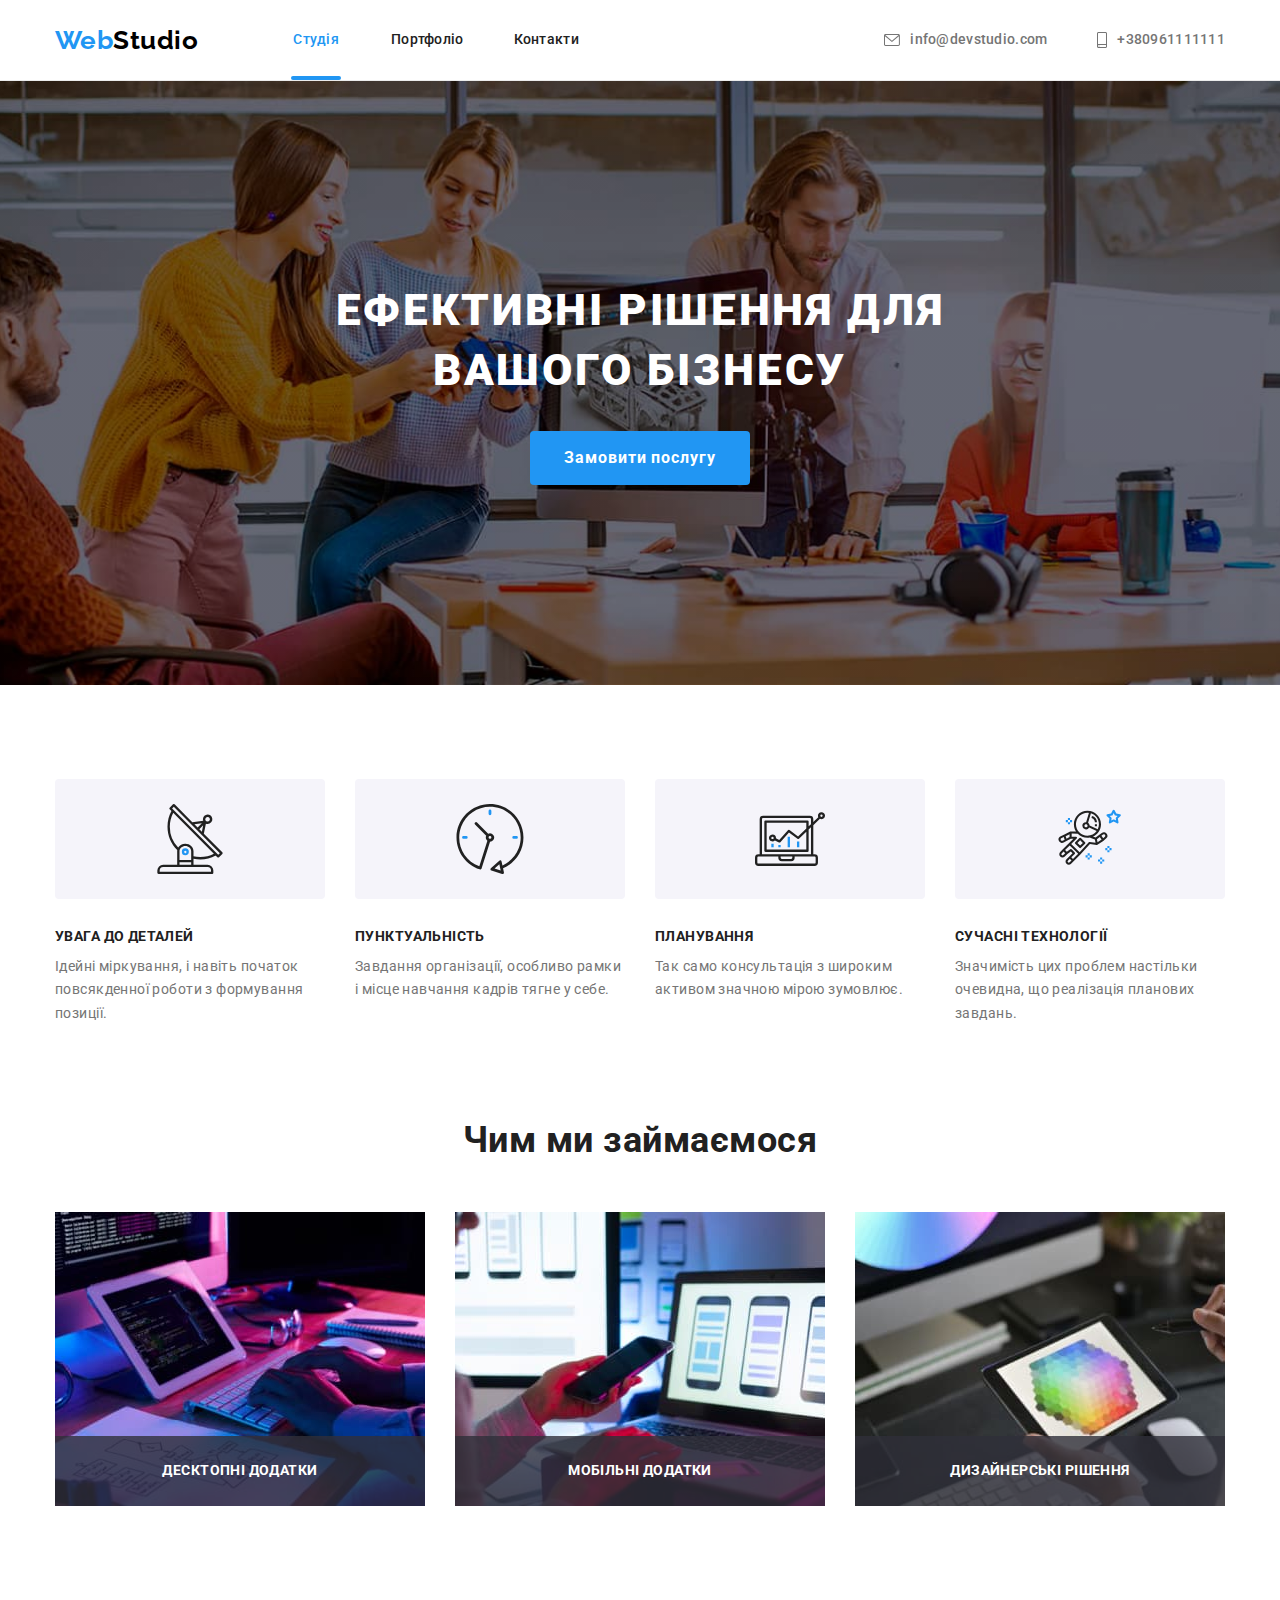
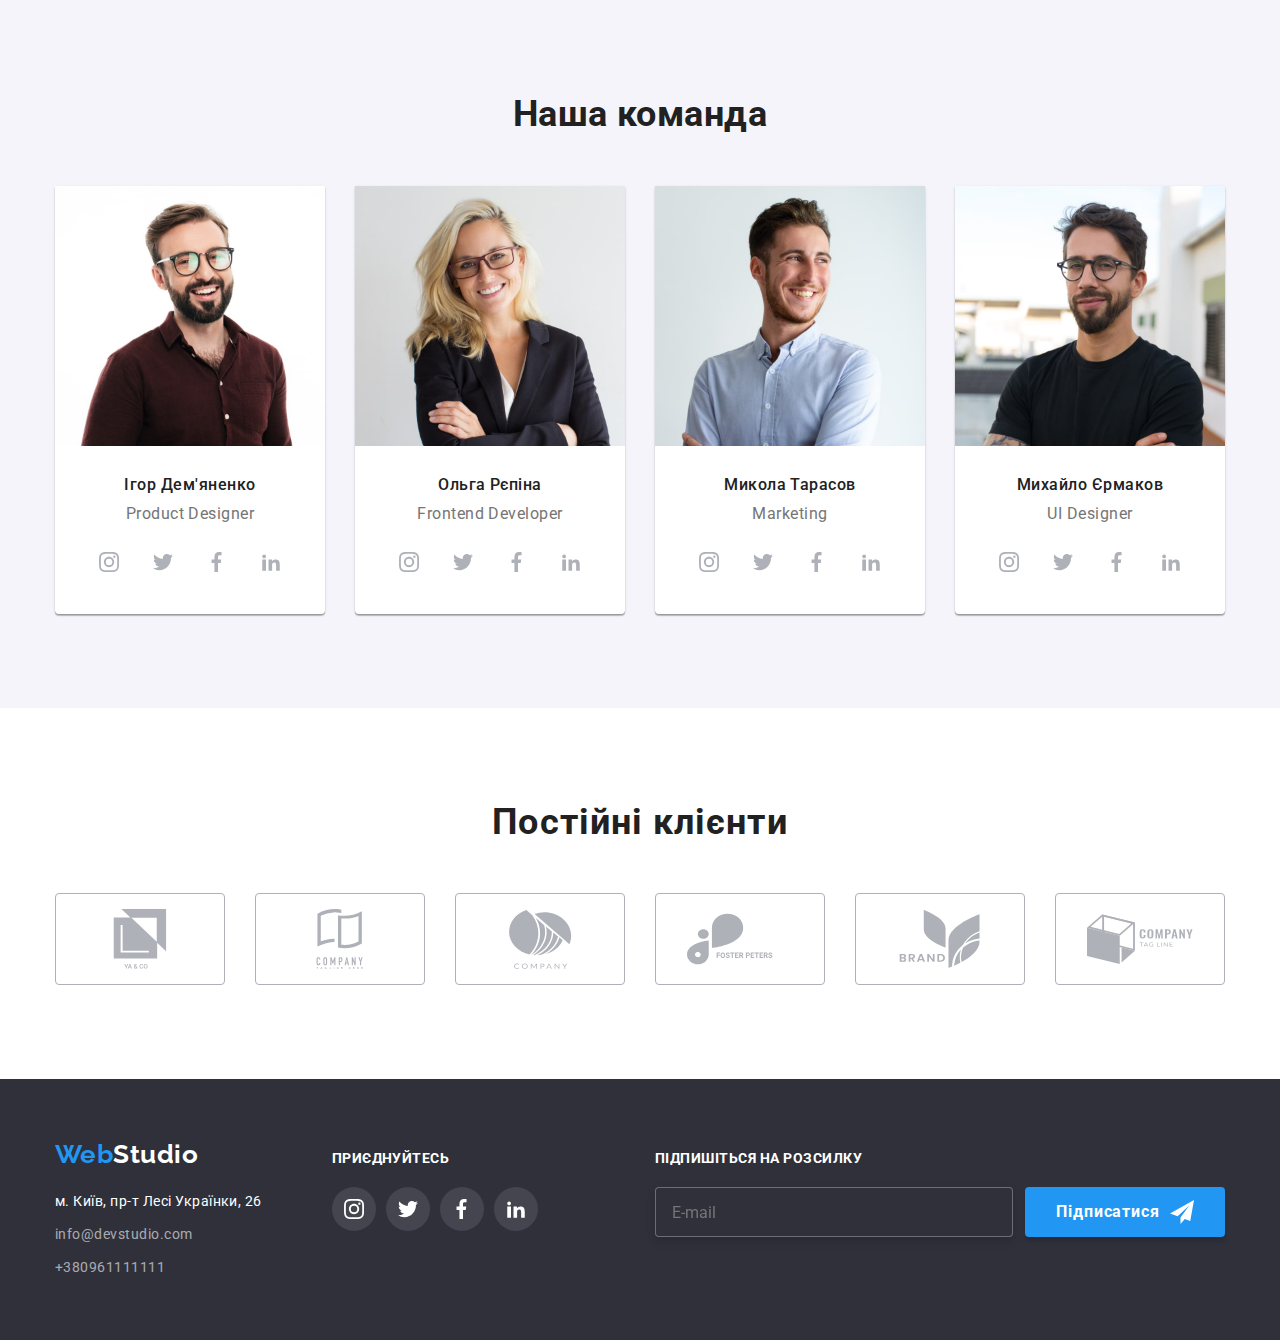
<file: index.html>
<!DOCTYPE html>
<html lang="uk">

<head>
    <meta charset="UTF-8">
    <meta http-equiv="X-UA-Compatible" content="IE=edge">
    <meta name="viewport" content="width=device-width, initial-scale=1.0">
    <title>WebStudio</title>
    <link rel="preconnect" href="https://fonts.googleapis.com">
    <link rel="preconnect" href="https://fonts.gstatic.com" crossorigin>
    <link 
    href="https://fonts.googleapis.com/css2?family=Montserrat:wght@100;400;700&amp;family=Raleway:wght@700&amp;family=Roboto:wght@400;500;700;900&amp;display=swap"
        rel="stylesheet">
    <link rel="stylesheet" href="https://cdnjs.cloudflare.com/ajax/libs/modern-normalize/1.1.0/modern-normalize.min.css" />
    <link href="https://unpkg.com/aos@2.3.1/dist/aos.css" rel="stylesheet">
    <link rel="stylesheet" href="./css/main.min.css" />

</head>
<body>
    <header class="header">
        <div class="conteiner header__conteiner">
            <a href="./index.html" class="logo header__logo link">Web<span class="logo__word">Studio</span></a>
                <ul class="navigation__list list">
                    <li class="navigation__item">
                        <a href="" class="navigation__link link curent "><span class="studia-title">Студія</span></a>
                    </li>
                    <li class="navigation__item">
                        <a href="./portfolio.html" class="navigation__link link ">Портфоліо</a>
                    </li>
                    <li class="navigation__item">
                        <a href="" class="navigation__link link ">Контакти</a>
                    </li>
                </ul>
                <ul class="contacts list">
               <li><a href="mailto:info@devstudio.com" class="contact__mail link"><svg class="contact__mail-logo" width="16"
                            height="12">
                            <use href="./img/symbol-defs.svg#icon-mail"></use>
                        </svg>info@devstudio.com</a></li>
                <li><a href="tel+380961111111" class="contact__tell link"><svg class="contact__tell-logo" width="10" height="16">
                            <use href="./img/symbol-defs.svg#icon-smartphone"></use>
                        </svg>+380961111111</a></li>
            </ul>
        </div>
    </header>
    <main class="hero">
        <section class="hero-general">
            <div class="feedback conteiner">
                <h1 class="feedback__title">Ефективні рішення для вашого бізнесу</h1>
                <button type="button" class="feedback__button" data-modal-open>Замовити послугу</button>
            </div>
        </section>
        <section class="information">
            <div class="conteiner ">
                <ul class="benefits list">
                    <li class="benefits__slide">
                        <div class="benefits__text"><svg class="benefits__icon" width="70" height="70">
                                <use href="./img/symbol-defs.svg#icon-antenna"></use>
                            </svg></div>
                        <h3 class="benefits__title">Увага до деталей</h3>
                        <p class="benefits__information-text">Ідейні міркування, і навіть початок повсякденної роботи з формування позиції.</p>
                    </li>
                    <li class="benefits__slide">
                        <div class="benefits__text"><svg class="benefits__icon" width="70" height="70">
                                <use href="./img/symbol-defs.svg#icon-clock"></use>
                            </svg></div>

                        <h3 class="benefits__title">Пунктуальність</h3>
                        <p class="benefits__information-text">Завдання організації, особливо рамки і місце навчання кадрів тягне у себе.</p>
                    </li>
                    <li class="benefits__slide">
                        <div class="benefits__text"><svg class="benefits__icon" width="70" height="70">
                                <use href="./img/symbol-defs.svg#icon-diagram"></use>
                            </svg></div>
                        <h3 class="benefits__title">Планування</h3>
                        <p class="benefits__information-text">Так само консультація з широким активом значною мірою зумовлює.</p>
                    </li>
                    <li class="benefits__slide">
                        <div class="benefits__text"><svg class="benefits__icon" width="70" height="70">
                                <use href="./img/symbol-defs.svg#icon-astronaut"></use>
                            </svg></div>
                        <h3 class="benefits__title">Сучасні технології</h3>
                        <p class="benefits__information-text">Значимість цих проблем настільки очевидна, що реалізація планових завдань.</p>
                    </li>
                </ul>
            </div>
        </section>
        <section class="work">
            <div class="direction conteiner">
                <h2 class="direction__title">Чим ми займаємося</h2>
                <ul class="direction__list list">
                    <li class="direction__foto"><div><img src="./img/img1.jpg" width="370" height="294" alt="клавіатура"><p class="direction__pre-title">Десктопні додатки</p></div></li>
                    <li class="direction__foto"><div><img src="./img/img2.jpg" width="370" height="294"
                            alt="ноутбук"><p class="direction__pre-title">Мобільні додатки</p></div></li>
                    <li class="direction__foto"><div><img src="./img/img3.jpg" width="370" height="294" alt="планшет"><p class="direction__pre-title">Дизайнерські рішення</p></div></li>
                </ul>
            </div>

        </section>
        <section class="our__team">
            <div class="conteiner">
                <h2 class="our__team-title">Наша команда</h2>
                <ul class="team list">
                    <li class="team__background"><img src="./img/igor.jpg" width="270" height="260" alt="фото продуктового дизайнера"
                            class="team__img">
                        <div class="team__list-information">
                            <h3 class="team__name">Ігор Дем'яненко</h3>
                            <p class="team__profesion">Product Designer</p>
                            <ul class="team__soc list">
                                <li><a href="" class="team__icon-link"><svg class="team__soc-logo"
                                            width="20" height="20">
                                            <use href="./img/symbol-defs.svg#icon-instagram"></use>
                                        </svg></a></li>
                                <li><a href="" class="team__icon-link"><svg class="team__soc-logo"
                                            width="20" height="20">
                                            <use href="./img/symbol-defs.svg#icon-twitter"></use>
                                        </svg></a></li>
                                <li><a href="" class="team__icon-link"><svg class="team__soc-logo"
                                            width="20" height="20">
                                            <use href="./img/symbol-defs.svg#icon-facebook"></use>
                                        </svg></a></li>
                                <li><a href="" class="team__icon-link"><svg class="team__soc-logo"
                                            width="20" height="20">
                                            <use href="./img/symbol-defs.svg#icon-linkedin"></use>
                                        </svg></a></li>
                            </ul>
                        </div>
                    </li>
                    <li class="team__background"><img src="./img/olga.jpg" width="270" height="260" alt="фото фронтенд рорзробника"
                            class="team__img">
                        <div class="team__list-information">
                            <h3 class="team__name">Ольга Рєпіна</h3>
                            <p class="team__profesion">Frontend Developer</p>
                            <ul class="team__soc list">
                                <li><a href="" class="team__icon-link"><svg class="team__soc-logo"
                                            width="20" height="20">
                                            <use href="./img/symbol-defs.svg#icon-instagram"></use>
                                        </svg></a></li>
                                <li><a href="" class="team__icon-link"><svg class="team__soc-logo"
                                            width="20" height="20">
                                            <use href="./img/symbol-defs.svg#icon-twitter"></use>
                                        </svg></a></li>
                                <li><a href="" class="team__icon-link"><svg class="team__soc-logo"
                                            width="20" height="20">
                                            <use href="./img/symbol-defs.svg#icon-facebook"></use>
                                        </svg></a></li>
                                <li><a href="" class="team__icon-link"><svg class="team__soc-logo"
                                            width="20" height="20">
                                            <use href="./img/symbol-defs.svg#icon-linkedin"></use>
                                        </svg></a></li>
                            </ul>
                        </div>
                    </li>
                    <li class="team__background"><img src="./img/nikolay.jpg" width="270" height="260" alt="фото маркетолога"
                            class="team__img">
                        <div class="team__list-information">
                            <h3 class="team__name">Микола Тарасов</h3>
                            <p class="team__profesion">Marketing</p>
                            <ul class="team__soc list">
                                <li><a href="" class="team__icon-link"><svg class="team__soc-logo"
                                            width="20" height="20">
                                            <use href="./img/symbol-defs.svg#icon-instagram"></use>
                                        </svg></a></li>
                                <li><a href="" class="team__icon-link"><svg class="team__soc-logo"
                                            width="20" height="20">
                                            <use href="./img/symbol-defs.svg#icon-twitter"></use>
                                        </svg></a></li>
                                <li><a href="" class="team__icon-link"><svg class="team__soc-logo"
                                            width="20" height="20">
                                            <use href="./img/symbol-defs.svg#icon-facebook"></use>
                                        </svg></a></li>
                                <li><a href="" class="team__icon-link"><svg class="team__soc-logo"
                                            width="20" height="20">
                                            <use href="./img/symbol-defs.svg#icon-linkedin"></use>
                                        </svg></a></li>
                            </ul>
                        </div>
                    </li>
                    <li class="team__background"><img src="./img/myhaylo.jpg" width="270" height="260" alt="фото дизайнера інтерфейса"
                            class="team__img">
                        <div class="team__list-information">
                            <h3 class="team__name">Михайло Єрмаков</h3>
                            <p class="team__profesion">UI Designer</p>
                            <ul class="team__soc list">
                                <li><a href="" class="team__icon-link"><svg class="team__soc-logo"
                                            width="20" height="20">
                                            <use href="./img/symbol-defs.svg#icon-instagram"></use>
                                        </svg></a></li>
                                <li><a href="" class="team__icon-link"><svg class="team__soc-logo"
                                            width="20" height="20">
                                            <use href="./img/symbol-defs.svg#icon-twitter"></use>
                                        </svg></a></li>
                                <li><a href="" class="team__icon-link"><svg class="team__soc-logo"
                                            width="20" height="20">
                                            <use href="./img/symbol-defs.svg#icon-facebook"></use>
                                        </svg></a></li>
                                <li><a href="" class="team__icon-link"><svg class="team__soc-logo"
                                            width="20" height="20">
                                            <use href="./img/symbol-defs.svg#icon-linkedin"></use>
                                        </svg></a></li>
                            </ul>
                        </div>
                    </li>
                </ul>
            </div>
        </section>
        <section class="clientage-section">
            <div class="conteiner">
                <h2 class="clientage-header"> Постійні клієнти</h2>
                <ul class="clientage list">
                    <li class="clientage-li"><a href="" class="clientage-li-link"><svg class="clientage-icon"
                                width="106" height="60">
                                <use href="./img/symbol-defs.svg#icon-group"></use>
                            </svg></a></li>
                    <li class="clientage-li"><a href="" class="clientage-li-link"><svg class="clientage-icon"
                                width="106" height="60">
                                <use href="./img/symbol-defs.svg#icon-group2"></use>
                            </svg></a></li>
                    <li class="clientage-li"><a href="" class="clientage-li-link"><svg class="clientage-icon"
                                width="106" height="60">
                                <use href="./img/symbol-defs.svg#icon-group3"></use>
                            </svg></a></li>
                    <li class="clientage-li"><a href="" class="clientage-li-link"><svg class="clientage-icon"
                                width="106" height="60">
                                <use href="./img/symbol-defs.svg#icon-group4"></use>
                            </svg></a></li>
                    <li class="clientage-li"><a href="" class="clientage-li-link"><svg class="clientage-icon"
                                width="106" height="60">
                                <use href="./img/symbol-defs.svg#icon-group5"></use>
                            </svg></a></li>
                    <li class="clientage-li"><a href="" class="clientage-li-link"><svg class="clientage-icon"
                                width="106" height="60">
                                <use href="./img/symbol-defs.svg#icon-group6"></use>
                            </svg></a></li>
                </ul>
            </div>
        </section>
    </main>
    <footer class="footer">
        <div class="conteiner">
            <div>
                <a href="WebStudio" class="logo footer__logo link">Web<span class="footer-word">Studio</span></a>
                <address class="address link">
                    <ul class="footer-list list">
                        <li class="adress-li"> <a
                                href="https://www.google.com/maps/place/%D0%B1%D1%83%D0%BB.+%D0%9B%D0%B5%D1%81%D0%B8+%D0%A3%D0%BA%D1%80%D0%B0%D0%B8%D0%BD%D0%BA%D0%B8,+26,+%D0%9A%D0%B8%D0%B5%D0%B2,+02000/@50.4265807,30.5383858,17z/data=!3m1!4b1!4m5!3m4!1s0x40d4cf0e033ecbe9:0x57a4dffefec77da0!8m2!3d50.4265807!4d30.5383858?hl=ru"
                                class="footer-address link">
                                м. Київ, пр-т Лесі Українки, 26
                            </a>
                        </li>
                        <li class="footer-li"><a href="mailto:info@devstudio.com"
                                class="footer-mail link">info@devstudio.com</a></li>
                        <li><a href="tel+380961111111" class="footer-tell link ">+380961111111</a></li>
                    </ul>
                </address>
            </div>
            <div class="footer-icon list">
                <h3 class="footer-h list">приєднуйтесь</h3>
                <ul class="footer-icon-ul list">
                    <li class="team-icon-li"><a href="" class="footer-icon-link"><svg class="footer-icon-co" width="20" height="20">
                                <use href="./img/symbol-defs.svg#icon-instagram"></use>
                            </svg></a></li>
                    <li class="team-icon-li"><a href="" class="footer-icon-link"><svg class="footer-icon-co" width="20" height="20">
                                <use href="./img/symbol-defs.svg#icon-twitter"></use>
                            </svg></a></li>
                    <li class="team-icon-li"><a href="" class="footer-icon-link"><svg class="footer-icon-co" width="20" height="20">
                                <use href="./img/symbol-defs.svg#icon-facebook"></use>
                            </svg></a></li>
                    <li class="team-icon-li"><a href="" class="footer-icon-link"><svg class="footer-icon-co" width="20" height="20">
                                <use href="./img/symbol-defs.svg#icon-linkedin"></use>
                            </svg></a></li>
                </ul>
            </div>
            <div class="mailing">
                <p class="mailing-text">Підпишіться на розсилку</p>
                <form class="mailing-form">
                        <input type="text" class="mailing-input" name="user-name" placeholder="E-mail" required>
                    <button type="submit" class="mailing-buttom"><span class="mailing-buttom-text">Підписатися</span>
                            <svg class="mailing-icon" width="24" height="24">
                                <use href="./img/symbol-defs.svg#icon-mailing"></use>
                            </svg></button>
                </form>
            </div>
        </div>
    </footer>
    <div class="backdrop is-hidden" data-modal >
        <div class="modal">
            <button type="button" class="modal-battom" data-modal-close><svg class="modal-icon" width="11" height="11">
                <use href="./img/symbol-defs.svg#icon-close"></use>
            </svg></button>
            <p class="modal-title">Залиште свої дані, ми вам передзвонимо</p>
            <form class="modal-form">
                <div class="input-div"><label><span class="label-text">Ім'я</span>
                        <span class="input-wrap"><input type="text" class="form-input" name="user-name" required>
                            <svg class="input-icon" width="18" height="18">
                                <use href="./img/symbol-defs.svg#icon-personinput"></use>
                            </svg>
                        </span>
                    </label></div>
                <div class="input-div"><label><span class="label-text">Телефон</span>
                        <span class="input-wrap"><input type="text" class="form-input" name="tel" required>
                            <svg class="input-icon" width="18" height="18">
                                <use href="./img/symbol-defs.svg#icon-phoneinput"></use>
                            </svg>
                        </span>
                    </label></div>
                <div class="input-div"><label><span class="label-text">Пошта</span>
                        <span class="input-wrap"><input type="text" class="form-input" name="mail" required>
                            <svg class="input-icon" width="18" height="18">
                                <use href="./img/symbol-defs.svg#icon-emailinput"></use>
                            </svg>
                        </span>
                    </label></div>
                <div class="input-div">
                    <label for="user-comment" class="label-text">Коментар</label>
                    <textarea name="user-comment" id="user-comment" placeholder="Введіть текст" class="modal-text"></textarea>
                </div>
                <div class="input-div">
                    <input type="checkbox" name="user-click" value="true" class="input-check subtext-div-checkbox" id="checkbox">
                    <label for="checkbox" class="check-text"><span><svg class="check-icon" width="11" height="8">
                        <use href="./img/symbol-defs.svg#icon-click"></use>
                    </svg></span>Погоджуюся з розсилкою та приймаю<a class="check-text-check">Умови договору</a></label>
                </div>
                <button type="submit" class="input-buttom"><span class="input-buttom-span">Відправити</span></button>
            </form>
        </div>
    </div>
    <script src="https://unpkg.com/aos@2.3.1/dist/aos.js"></script>
    <script>
        AOS.init();
    </script>
    <script src="./js/modal.js"></script>
</body>

</html>
</file>
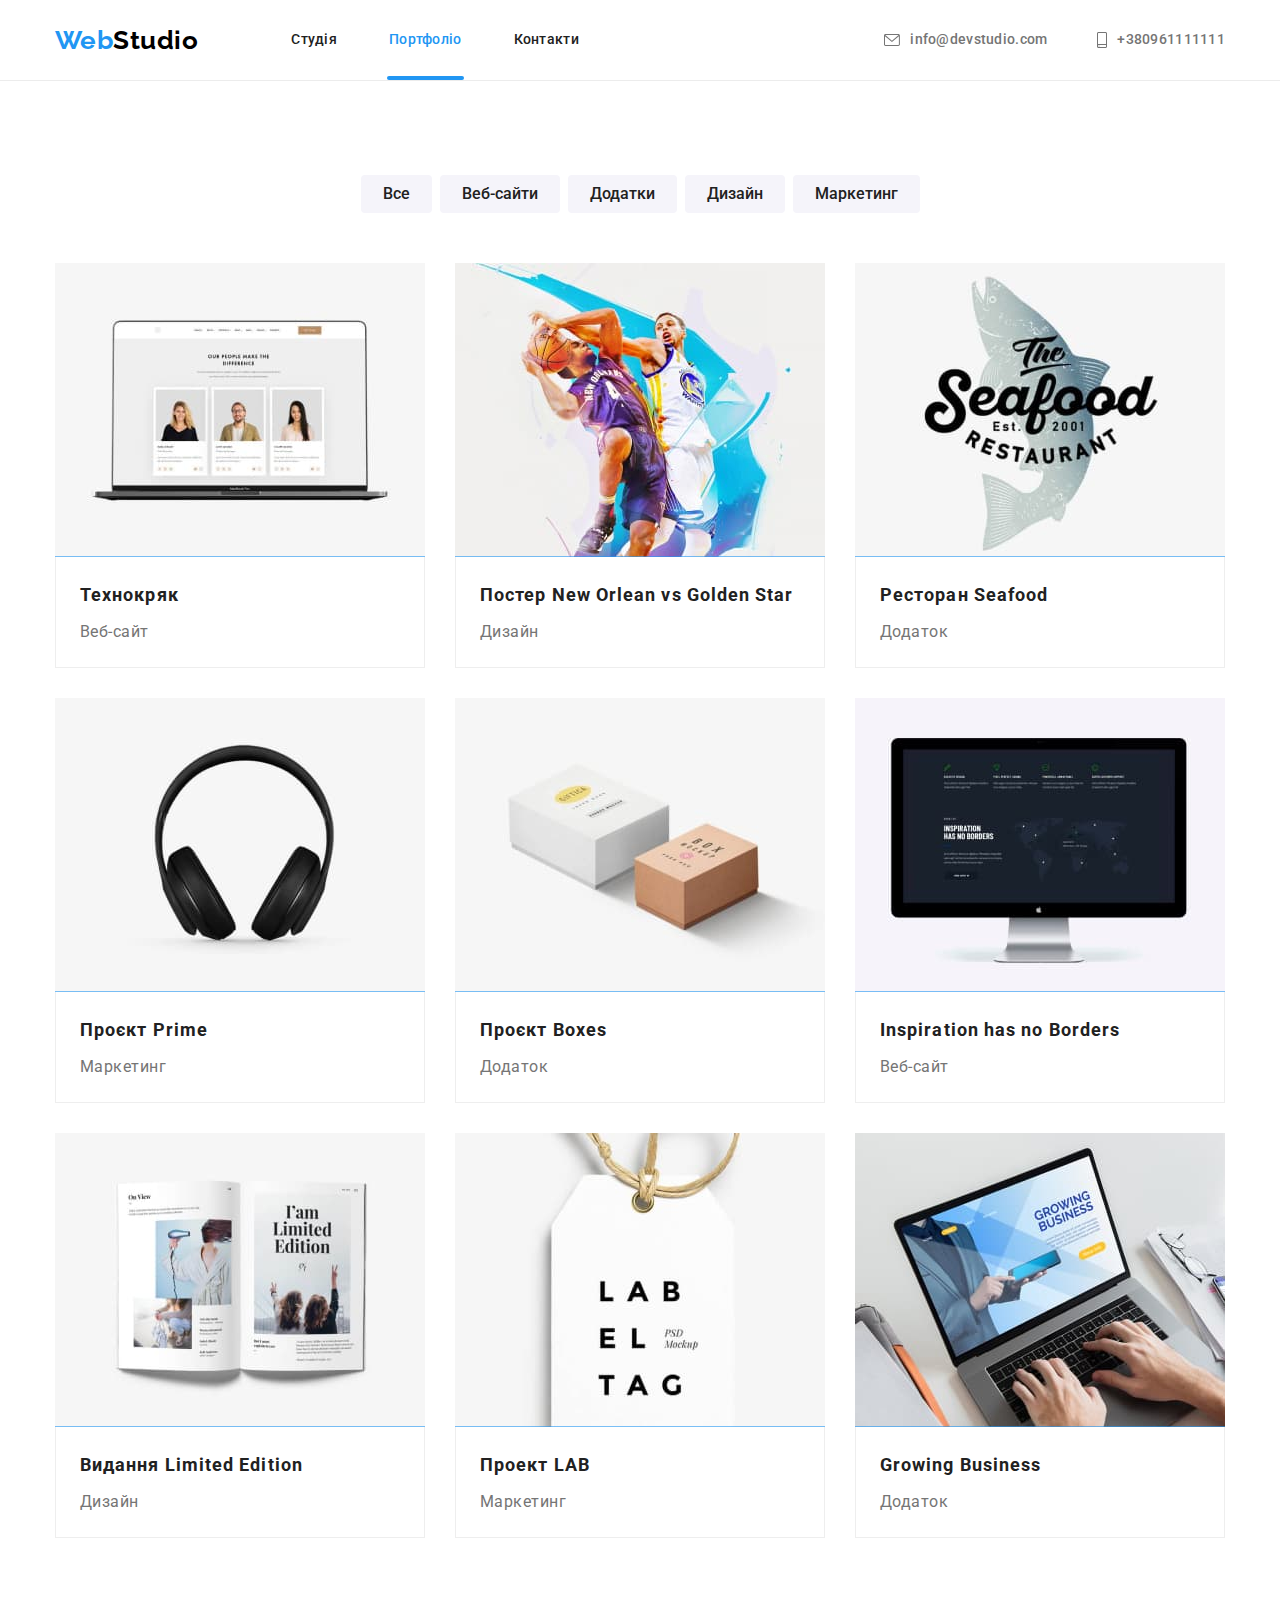
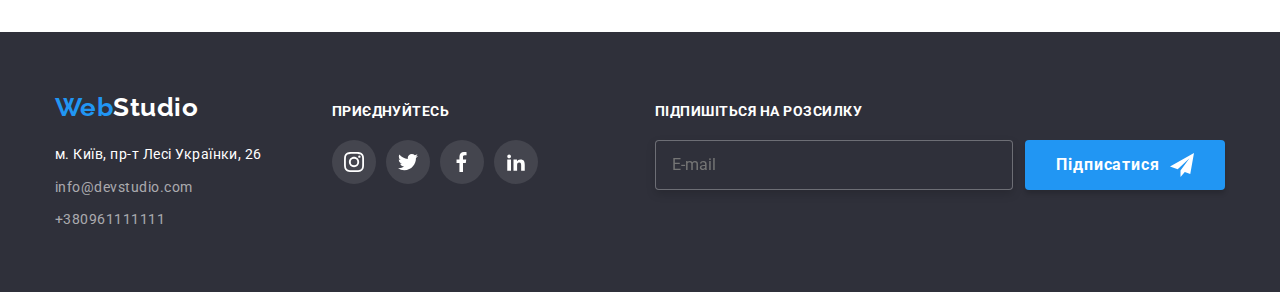
<file: portfolio.html>
<!DOCTYPE html>
<html lang="uk">
<head>
    <meta charset="UTF-8">
    <meta http-equiv="X-UA-Compatible" content="IE=edge">
    <meta name="viewport" content="width=device-width, initial-scale=1.0">
    <title>WebStudio</title>
    <link rel="preconnect" href="https://fonts.googleapis.com">
    <link rel="preconnect" href="https://fonts.gstatic.com" crossorigin>
    <link href="https://fonts.googleapis.com/css2?family=Raleway:wght@700&family=Roboto:wght@400;500;700;900&display=swap"
        rel="stylesheet">
    <link rel="stylesheet" href="https://cdnjs.cloudflare.com/ajax/libs/modern-normalize/1.1.0/modern-normalize.min.css"/>
    <link href="https://unpkg.com/aos@2.3.1/dist/aos.css" rel="stylesheet">
    <link rel="stylesheet" href="./css/main.min.css" />
</head>
<body>
    <header class="header">
        <div class="conteiner header__conteiner">
            <a href="./index.html" class="logo header__logo link">Web<span class="logo__word">Studio</span></a>
            <nav class="navigation">
                <ul class="navigation__list list">
                    <li class="navigation__item">
                        <a href="./index.html" class="navigation__link link">Студія</a>
                    </li>
                    <li class="navigation__item">
                        <a href="./portfolio.html" class="navigation__link link curent"><span class="parfolio-title">Портфоліо</span></a>
                    </li>
                    <li class="navigation__item">
                        <a href="" class="navigation__link link">Контакти</a>
                    </li>
                </ul>
            </nav>
            <ul class="contacts list">
                <li><a href="mailto:info@devstudio.com" class="contact__mail link"><svg class="contact__mail-logo" width="16"  height="12">
                            <use href="./img/symbol-defs.svg#icon-mail"></use>
                        </svg>info@devstudio.com</a></li>
                <li><a href="tel+380961111111" class="contact__tell link"><svg class="contact__tell-logo" width="10"  height="16">
                            <use href="./img/symbol-defs.svg#icon-smartphone"></use>
                        </svg>+380961111111</a></li>
            </ul>
        </div>
    </header>
    <main class="main">
        <section class="section-partfolio">
            <div class="conteiner">
                <ul class="main-ul list">
                    <li><button type="button" class="main-button">Все</button></li>
                    <li><button type="button" class="main-button">Веб-сайти</button></li>
                    <li><button type="button" class="main-button">Додатки</button></li>
                    <li><button type="button" class="main-button">Дизайн</button></li>
                    <li><button type="button" class="main-button">Маркетинг</button></li>
                </ul>
                <ul class="servis-list list">
                    <li class="posters-li">
                        <a href="" class="servis-posters link"><div class="subtext-div" ><img src="./img/website.jpg" width="370" height="294" alt="фото ноутбука">
                        <p class="subtext">Ресурс пропонує комплексні пропозиції з різним рівнем функціоналу та
                            сервісів. Все це дозволить
                            відвідувачу отримати
                            вичерпні відомості про компанію чи приватну особу.</p></div>
                            <div class="poster-information">
                                <h2 class="poster">
                                    Технокряк
                                </h2>
                                <p class="servis-view">
                                    Веб-сайт
                                </p>
                            </div>
                        </a>
                    </li>
                    <li class="posters-li">
                        <a href="" class="servis-posters link"><div class="subtext-div"><img src="./img/design.jpg" width="370" height="294" alt="фото баскетболістів">
                        <p class="subtext">Ресурс пропонує комплексні пропозиції з різним рівнем функціоналу та
                            сервісів. Все це дозволить
                            відвідувачу отримати
                            вичерпні відомості про компанію чи приватну особу.</p></div>
                            <div class="poster-information">
                                <h2 class="poster">
                                    Постер New Orlean vs Golden Star
                                </h2>
                                <p class="servis-view">
                                    Дизайн
                                </p>
                            </div>
                        </a>
                    </li>
                    <li class="posters-li">
                        <a href="" class="servis-posters link">
                            <div class="subtext-div"><img src="./img/addition.jpg" width="370" height="294" alt="лого ресторана морської кухні">
                                <p class="subtext">Ресурс пропонує комплексні пропозиції з різним рівнем функціоналу та
                                    сервісів. Все це дозволить
                                    відвідувачу отримати
                                    вичерпні відомості про компанію чи приватну особу.</p>
                            </div>
                            <div class="poster-information">
                                <h2 class="poster">
                                    Ресторан Seafood
                                </h2>
                                <p class="servis-view">
                                    Додаток
                                </p>
                            </div>
                        </a>
                    </li>
                    <li class="posters-li">
                        <a href="" class="servis-posters link"><div class="subtext-div"><img src="./img/marketing.jpg" width="370" height="294" alt="фото навушників">
                        <p class="subtext">Ресурс пропонує комплексні пропозиції з різним рівнем функціоналу та
                            сервісів. Все це дозволить
                            відвідувачу отримати
                            вичерпні відомості про компанію чи приватну особу.</p></div>
                            <div class="poster-information">
                                <h2 class="poster">
                                    Проєкт Prime
                                </h2>
                                <p class="servis-view">
                                    Маркетинг
                                </p>
                            </div>
                        </a>
                    </li>
                    <li class="posters-li">
                        <a href="" class="servis-posters link"><div class="subtext-div"><img src="./img/website2.jpg" width="370" height="294" alt="зображення з двома коробками">
                        <p class="subtext">Ресурс пропонує комплексні пропозиції з різним рівнем функціоналу та
                            сервісів. Все це дозволить
                            відвідувачу отримати
                            вичерпні відомості про компанію чи приватну особу.</p></div>
                            <div class="poster-information">
                                <h2 class="poster">
                                    Проєкт Boxes
                                </h2>
                                <p class="servis-view">
                                    Додаток
                                </p>
                            </div>
                        </a>
                    </li>
                    <li class="posters-li">
                        <a href="" class="servis-posters link"><div class="subtext-div"><img src="./img/addition2.jpg" width="370" height="294" alt="фото монітора">
                        <p class="subtext">Ресурс пропонує комплексні пропозиції з різним рівнем функціоналу та
                            сервісів. Все це дозволить
                            відвідувачу отримати
                            вичерпні відомості про компанію чи приватну особу.</p></div>
                            <div class="poster-information">
                                <h2 class="poster">
                                    Inspiration has no Borders
                                </h2>
                                <p class="servis-view">
                                    Веб-сайт
                                </p>
                            </div>
                        </a>
                    </li>
                    <li class="posters-li">
                        <a href="" class="servis-posters link"><div class="subtext-div"><img src="./img/design2.jpg" width="370" height="294" alt="зображення з журналом">
                        <p class="subtext">Ресурс пропонує комплексні пропозиції з різним рівнем функціоналу та
                            сервісів. Все це дозволить
                            відвідувачу отримати
                            вичерпні відомості про компанію чи приватну особу.</p></div>
                            <div class="poster-information">
                                <h2 class="poster">
                                    Видання Limited Edition
                                </h2>
                                <p class="servis-view">
                                    Дизайн
                                </p>
                            </div>
                        </a>
                    </li>
                    <li class="posters-li">
                        <a href="" class="servis-posters link"><div class="subtext-div"><img src="./img/marketing2.jpg" width="370" height="294" alt="зображення з етикеткою">
                        <p class="subtext">Ресурс пропонує комплексні пропозиції з різним рівнем функціоналу та
                            сервісів. Все це
                            дозволить
                            відвідувачу отримати
                            вичерпні відомості про компанію чи приватну особу.</p></div>
                            <div class="poster-information">
                                <h2 class="poster">
                                    Проект LAB
                                </h2>
                                <p class="servis-view">
                                    Маркетинг
                                </p>
                            </div>
                        </a>
                    </li>
                    <li class="posters-li">
                        <a href="" class="servis-posters link"><div class="subtext-div"><img src="./img/addition3.jpg" width="370" height="294" alt="людина працює за ноотбуком">
                        <p class="subtext">Ресурс пропонує комплексні пропозиції з різним рівнем функціоналу та
                            сервісів. Все це дозволить
                            відвідувачу отримати
                            вичерпні відомості про компанію чи приватну особу.</p></div>
                            <div class="poster-information">
                                <h2 class="poster">
                                    Growing Business
                                </h2>
                                <p class="servis-view">
                                    Додаток
                                </p>
                            </div>
                        </a>
                    </li>
                </ul>
            </div>
        </section>
    </main>
    <footer class="footer">
        <div class="conteiner">
            <div>
                <a href="WebStudio" class="footer__logo link">Web<span class="footer-word">Studio</span></a>
                <address class="address link">
                    <ul class="footer-list list">
                        <li class="adress-li"> <a
                                href="https://www.google.com/maps/place/%D0%B1%D1%83%D0%BB.+%D0%9B%D0%B5%D1%81%D0%B8+%D0%A3%D0%BA%D1%80%D0%B0%D0%B8%D0%BD%D0%BA%D0%B8,+26,+%D0%9A%D0%B8%D0%B5%D0%B2,+02000/@50.4265807,30.5383858,17z/data=!3m1!4b1!4m5!3m4!1s0x40d4cf0e033ecbe9:0x57a4dffefec77da0!8m2!3d50.4265807!4d30.5383858?hl=ru"
                                class="footer-address link">
                                м. Київ, пр-т Лесі Українки, 26
                            </a>
                        </li>
                        <li class="footer-li"><a href="mailto:info@devstudio.com"
                                class="footer-mail link">info@devstudio.com</a></li>
                        <li><a href="tel+380961111111" class="footer-tell link ">+380961111111</a></li>
                    </ul>
                </address>
            </div>
            <div class="footer-icon list">
                <h3 class="footer-h list">приєднуйтесь</h3>
                <ul class="footer-icon-ul list">
                    <li class="team-icon-li"><a href="" class="footer-icon-link"><svg class="footer-icon-co" width="20" 
                                height="20">
                                <use href="./img/symbol-defs.svg#icon-instagram"></use>
                            </svg></a></li>
                    <li class="team-icon-li"><a href="" class="footer-icon-link"><svg class="footer-icon-co" width="20" 
                                height="20">
                                <use href="./img/symbol-defs.svg#icon-twitter"></use>
                            </svg></a></li>
                    <li class="team-icon-li"><a href="" class="footer-icon-link"><svg class="footer-icon-co" width="20" 
                                height="20">
                                <use href="./img/symbol-defs.svg#icon-facebook"></use>
                            </svg></a></li>
                    <li class="team-icon-li"><a href="" class="footer-icon-link"><svg class="footer-icon-co" width="20" 
                                height="20">
                                <use href="./img/symbol-defs.svg#icon-linkedin"></use>
                            </svg></a></li>
                </ul>
            </div>
            <div class="mailing">
                <p class="mailing-text">Підпишіться на розсилку</p>
                <form class="mailing-form">
                    <label class="mailing-label">
                        <input type="text" class="mailing-input" name="user-name" placeholder="E-mail" required>
                    </label>
                    <button type="submit" class="mailing-buttom"><span class="mailing-buttom-text">Підписатися</span>
                        <svg class="mailing-icon" width="24" height="24">
                            <use href="./img/symbol-defs.svg#icon-mailing"></use>
                        </svg></button>
                </form>
            </div>
        </div>
    </footer>
    <script src="https://unpkg.com/aos@2.3.1/dist/aos.js"></script>
    <script>
        AOS.init();
    </script>
</body>
</html>
</file>
<file: css/main.min.css>
:root{--interactive-elements-color: #2196F3;--main-title-color: #212121;--second-title-color: #757575;--third-title-color: #FFFFFF;--font-style: normal;--main-transition: 250ms cubic-bezier(0.4, 0, 0.2, 1)}html{-webkit-box-sizing:border-box;box-sizing:border-box}*,*::before,*::after{-webkit-box-sizing:inherit;box-sizing:inherit}.list{list-style:none}p,h1,h2,h3,h4,h5,h6{margin:0;padding:0}ul{margin:0;padding:0}img{display:block}body{font-family:"Roboto","sans-serif";color:var(--main-title-color);letter-spacing:.03em;background-color:var(--third-title-color)}.conteiner{width:1200px;padding:0 15px;margin:0 auto}@-webkit-keyframes animation{0%{-webkit-transform:rotate(0);transform:rotate(0)}100%{-webkit-transform:rotate(360deg);transform:rotate(360deg)}}@keyframes animation{0%{-webkit-transform:rotate(0);transform:rotate(0)}100%{-webkit-transform:rotate(360deg);transform:rotate(360deg)}}.header{border-bottom:1px solid #ececec}.header__conteiner{display:-webkit-box;display:-ms-flexbox;display:flex;-webkit-box-align:center;-ms-flex-align:center;align-items:center}.navigation__item{padding:32px 0;font-weight:500;font-size:14px;line-height:1.14;letter-spacing:.02em}.header__logo{margin-right:93px}.navigation__list{display:-webkit-box;display:-ms-flexbox;display:flex;-webkit-column-gap:50px;-moz-column-gap:50px;column-gap:50px}.conteiner-header-div{border-bottom:1px;padding:0px 15px;width:1200px;margin:0 auto;padding-top:24px;padding-bottom:25px}.header__logo,.footer__logo{font-family:"Raleway","cursive";font-weight:700;font-size:26px;line-height:1.19;color:var(--interactive-elements-color)}.studia-title,.portfolio-title{position:relative;font-family:"Roboto";font-weight:500;font-size:14px;line-height:1.14;letter-spacing:.02em;color:var(--interactive-elements-color)}.logo__word{color:#000;-webkit-transition:color var(--main-transition);transition:color var(--main-transition)}.logo__word:hover,.logo__word:focus{color:var(--interactive-elements-color)}.navigation__link{padding:32px 0;font-weight:500;font-size:14px;line-height:1.14;letter-spacing:.02em;color:var(--main-title-color);-webkit-transition:color var(--main-transition);transition:color var(--main-transition)}.navigation__link:hover,.navigation__link:focus{color:var(--interactive-elements-color)}.curent{color:var(--interactive-elements-color);position:relative;padding-left:2px;padding-right:2px}.curent::after{display:block;position:absolute;content:"";width:100%;height:4px;background-color:var(--interactive-elements-color);border-radius:2px;left:0;bottom:-1px}.portfolio-title{width:72px;height:16px;left:548px;top:32px;color:var(--interactive-elements-color)}.link{text-decoration:none}.contacts{display:-webkit-box;display:-ms-flexbox;display:flex;-webkit-column-gap:50px;-moz-column-gap:50px;column-gap:50px;-webkit-box-pack:center;-ms-flex-pack:center;justify-content:center;margin-left:auto}.contact__mail,.contact__tell{display:-webkit-box;display:-ms-flexbox;display:flex;-webkit-box-align:center;-ms-flex-align:center;align-items:center;padding-top:32px;padding-bottom:32px;font-weight:500;font-size:14px;line-height:1.14;letter-spacing:.02em;color:var(--second-title-color);-webkit-transition:color var(--main-transition);transition:color var(--main-transition)}.contact__mail:hover,.contact__mail:focus,.contact__tell:hover,.contact__tell:focus{color:var(--interactive-elements-color)}.contact__mail:hover,.contact__mail:focus,.contact__tell:hover,.contact__tell:focus{color:var(--interactive-elements-color)}.contact__mail-logo{margin-right:10px;text-align:center;fill:#757575;-webkit-transition:color var(--main-transition);transition:color var(--main-transition)}.contact__mail-logo:hover,.contact__mail-logo :focus{fill:var(--interactive-elements-color)}.contact__mail:hover .contact__mail-logo,.contact__mail:focus .contact__mail-logo{fill:var(--interactive-elements-color)}.contact__tell-logo{margin-right:10px;text-align:center;fill:#757575;-webkit-transition:color var(--main-transition);transition:color var(--main-transition)}.contact__tell:hover .contact__tell-logo,.contact__tell:focus .contact__tell-logo{fill:var(--interactive-elements-color)}.hero-general{font-weight:900;font-size:44px;line-height:1.36;letter-spacing:.06em;text-align:center;text-transform:uppercase;background-position:center;background-repeat:no-repeat;background-size:cover;background-image:-webkit-gradient(linear, left top, left bottom, from(rgba(0, 0, 0, 0.25)), to(rgba(0, 0, 0, 0.25))),url(../img/hero-bgphoto.jpg);background-image:linear-gradient(rgba(0, 0, 0, 0.25), rgba(0, 0, 0, 0.25)),url(../img/hero-bgphoto.jpg);max-width:1600px;margin:0 auto;padding:200px 0px}.feedback__button{border-radius:4px;display:block;margin-left:auto;margin-right:auto;padding:10px 32px;font-family:inherit;font-weight:700;font-size:16px;line-height:1.87;-webkit-box-align:center;-ms-flex-align:center;align-items:center;text-align:center;letter-spacing:.06em;color:var(--third-title-color);background-color:var(--interactive-elements-color);-webkit-transition:background-color 250ms cubic-bezier(0.4, 0, 0.2, 1);transition:background-color 250ms cubic-bezier(0.4, 0, 0.2, 1);cursor:pointer;border-color:rgba(0,0,0,0)}.feedback__button:focus,.feedback__button:hover{color:var(--third-title-color);background-color:#188ce8}.feedback__title{font-weight:900;font-size:44px;line-height:1.36;text-align:center;letter-spacing:.06em;text-transform:uppercase;color:var(--third-title-color);max-width:696px;margin:0 auto 30px}.main-ul{display:-webkit-box;display:-ms-flexbox;display:flex;margin-bottom:50px;-webkit-box-pack:center;-ms-flex-pack:center;justify-content:center;-webkit-column-gap:8px;-moz-column-gap:8px;column-gap:8px}.section-partfolio{padding:94px 0}.main-button{cursor:pointer;border:rgba(0,0,0,0);padding:6px 22px;border-radius:4px;font-family:inherit;font-weight:500;font-size:16px;line-height:1.62;text-align:center;color:var(--main-title-color);background-color:#f5f4fa;-webkit-transition:background-color 250ms cubic-bezier(0.4, 0, 0.2, 1),color 250ms cubic-bezier(0.4, 0, 0.2, 1),-webkit-box-shadow 250ms cubic-bezier(0.4, 0, 0.2, 1);transition:background-color 250ms cubic-bezier(0.4, 0, 0.2, 1),color 250ms cubic-bezier(0.4, 0, 0.2, 1),-webkit-box-shadow 250ms cubic-bezier(0.4, 0, 0.2, 1);transition:background-color 250ms cubic-bezier(0.4, 0, 0.2, 1),box-shadow 250ms cubic-bezier(0.4, 0, 0.2, 1),color 250ms cubic-bezier(0.4, 0, 0.2, 1);transition:background-color 250ms cubic-bezier(0.4, 0, 0.2, 1),box-shadow 250ms cubic-bezier(0.4, 0, 0.2, 1),color 250ms cubic-bezier(0.4, 0, 0.2, 1),-webkit-box-shadow 250ms cubic-bezier(0.4, 0, 0.2, 1)}.main-button:hover,.main-button:focus{color:var(--third-title-color);background-color:var(--interactive-elements-color);-webkit-box-shadow:0px 3px 1px rgba(0,0,0,.1),0px 1px 2px rgba(0,0,0,.08),0px 2px 2px rgba(0,0,0,.12);box-shadow:0px 3px 1px rgba(0,0,0,.1),0px 1px 2px rgba(0,0,0,.08),0px 2px 2px rgba(0,0,0,.12);border-radius:4px}.conteiner-partfolio{display:block;width:1200px;padding:0 15px;margin:auto}.benefits{display:-webkit-box;display:-ms-flexbox;display:flex;gap:30px;font-size:14px;line-height:1.71;letter-spacing:.03em;color:var(--adress-prime-color)}.benefits__slide{width:270px}.benefits__text{display:-webkit-box;display:-ms-flexbox;display:flex;-webkit-box-align:center;-ms-flex-align:center;align-items:center;-webkit-box-pack:center;-ms-flex-pack:center;justify-content:center;width:270px;height:120px;background:#f5f4fa;border-radius:4px;margin-bottom:30px}.benefits__title{margin-bottom:10px;font-weight:700;font-size:14px;line-height:1.14;text-transform:uppercase;color:var(--main-title-color)}.information{display:-webkit-box;display:-ms-flexbox;display:flex;padding:94px 0}.information-list{width:270px}.information-prelist{display:-webkit-box;display:-ms-flexbox;display:flex;gap:30px;margin:0px;padding:0px}.benefits__information-text{font-weight:400;font-size:14px;line-height:1.71;color:var(--second-title-color)}.work{padding:0px 0px 94px;font-weight:700;font-size:26px;line-height:1.19;color:var(--interactive-elements-color)}.direction__foto{position:relative;display:block;max-width:100%;height:auto}.direction__pre-title{width:370px;height:70px;font-weight:700;font-size:14px;line-height:1.14;text-align:center;letter-spacing:.03em;text-transform:uppercase;color:#fff;background-color:rgba(47,48,58,.8);position:absolute;-webkit-transform:translateY(0);transform:translateY(0);bottom:0;padding-top:27px}.direction__list{display:-webkit-box;display:-ms-flexbox;display:flex;gap:30px}.conteiner-work{display:block;-webkit-box-align:center;-ms-flex-align:center;align-items:center;width:1200px;padding:0 15px;margin:0 auto}.direction__title{margin-bottom:50px;font-weight:700;font-size:36px;line-height:1.16;text-align:center;color:var(--main-title-color)}.our__team{background-color:#f5f4fa;padding:94px 0px}.our__team-title{margin-bottom:50px;font-weight:700;font-size:36px;line-height:1.16;text-align:center;color:var(--main-title-color)}.team{display:-webkit-box;display:-ms-flexbox;display:flex;gap:30px}.team__background{background-color:var(--third-title-color);-webkit-box-shadow:0px 1px 3px rgba(0,0,0,.12),0px 1px 1px rgba(0,0,0,.14),0px 2px 1px rgba(0,0,0,.2);box-shadow:0px 1px 3px rgba(0,0,0,.12),0px 1px 1px rgba(0,0,0,.14),0px 2px 1px rgba(0,0,0,.2);border-radius:0px 0px 4px 4px}.team__name{font-style:var(--font-style);font-weight:500;font-size:16px;line-height:1.18;color:var(--main-title-color)}.team__profesion{margin-bottom:16px;margin-top:10px;font-style:var(--font-style);font-weight:400;font-size:16px;line-height:1.18;color:var(--second-title-color)}.team__soc{display:-webkit-box;display:-ms-flexbox;display:flex;-webkit-box-pack:center;-ms-flex-pack:center;justify-content:center;gap:10px}.team__icon-link{width:44px;height:44px;border-radius:50%;background-color:var(--third-title-color);display:-webkit-box;display:-ms-flexbox;display:flex;-webkit-box-pack:center;-ms-flex-pack:center;justify-content:center;-webkit-box-align:center;-ms-flex-align:center;align-items:center;-webkit-transition:background-color 250ms cubic-bezier(0.4, 0, 0.2, 1);transition:background-color 250ms cubic-bezier(0.4, 0, 0.2, 1)}.team__soc-logo{fill:#afb1b8;-webkit-transition:fill 250ms cubic-bezier(0.4, 0, 0.2, 1);transition:fill 250ms cubic-bezier(0.4, 0, 0.2, 1)}.team__icon-link:hover,.team__icon-link:focus{background-color:var(--interactive-elements-color)}.team__icon-link:hover .team__soc-logo,.team__icon-link:focus .team__soc-logo{fill:var(--third-title-color)}.team__img{display:block;max-width:100%;height:auto;margin-bottom:0px}.team__list-information{padding:30px 5px;text-align:center;line-height:1.8}.servis-list{display:-webkit-box;display:-ms-flexbox;display:flex;-ms-flex-wrap:wrap;flex-wrap:wrap;gap:30px}.poster{margin-bottom:4px;font-weight:700;font-size:18px;line-height:2;letter-spacing:.06em;color:#212121}.posters-li{width:370px;background-color:#fff;gap:30px;position:relative;-webkit-transition:-webkit-box-shadow 250ms cubic-bezier(0.4, 0, 0.2, 1);transition:-webkit-box-shadow 250ms cubic-bezier(0.4, 0, 0.2, 1);transition:box-shadow 250ms cubic-bezier(0.4, 0, 0.2, 1);transition:box-shadow 250ms cubic-bezier(0.4, 0, 0.2, 1), -webkit-box-shadow 250ms cubic-bezier(0.4, 0, 0.2, 1)}.posters-li:hover .subtext{-webkit-transform:translateY(0);transform:translateY(0)}.servis-posters{display:block}.servis-posters:hover,.servis-posters:focus{background-color:#fff;-webkit-box-shadow:0px 1px 1px rgba(0,0,0,.12),0px 4px 4px rgba(0,0,0,.06),1px 4px 6px rgba(0,0,0,.16);box-shadow:0px 1px 1px rgba(0,0,0,.12),0px 4px 4px rgba(0,0,0,.06),1px 4px 6px rgba(0,0,0,.16)}.subtext-div{position:relative;overflow:hidden}.subtext-div-checkbox{white-space:nowrap;width:1px;height:1px;border:0;padding:0;position:absolute;overflow:hidden;clip:rect(0 0 0 0);-webkit-clip-path:inset(50%);clip-path:inset(50%);margin:-1px}.subtext{position:absolute;top:0;left:0;font-weight:400;font-size:18px;line-height:1.55;letter-spacing:.03em;color:#fff;background:rgba(33,150,243,.9);padding:63px 12px 63px 36px;-webkit-transform:translateY(100%);transform:translateY(100%);-webkit-transition:-webkit-transform 250ms cubic-bezier(0.4, 0, 0.2, 1);transition:-webkit-transform 250ms cubic-bezier(0.4, 0, 0.2, 1);transition:transform 250ms cubic-bezier(0.4, 0, 0.2, 1);transition:transform 250ms cubic-bezier(0.4, 0, 0.2, 1), -webkit-transform 250ms cubic-bezier(0.4, 0, 0.2, 1)}.poster-information{border-left:1px solid #eee;border-right:1px solid #eee;border-bottom:1px solid #eee;padding:20px 24px}.servis-view{font-weight:400;font-size:16px;line-height:1.87;color:var(--second-title-color)}.clientage-header{margin-bottom:50px;font-style:var(--font-style);font-weight:700;font-size:36px;line-height:1.16;text-align:center;letter-spacing:.03em}.clientage{margin:0 auto;fill:#afb1b8;display:-webkit-box;display:-ms-flexbox;display:flex;-webkit-box-pack:center;-ms-flex-pack:center;justify-content:center;gap:30px}.clientage-li{width:170px;height:92px}.clientage-li-link{border:1px solid #afb1b8;width:170px;height:92px;border-radius:4px;display:-webkit-box;display:-ms-flexbox;display:flex;-webkit-box-pack:center;-ms-flex-pack:center;justify-content:center;-webkit-box-align:center;-ms-flex-align:center;align-items:center;-webkit-transition:border 250ms cubic-bezier(0.4, 0, 0.2, 1);transition:border 250ms cubic-bezier(0.4, 0, 0.2, 1)}.clientage-section{padding-bottom:94px;padding-top:94px}.clientage-icon{fill:#afb1b8;-webkit-transition:fill 250ms cubic-bezier(0.4, 0, 0.2, 1);transition:fill 250ms cubic-bezier(0.4, 0, 0.2, 1)}.clientage-li-link:hover,.clientage-li-link:focus{border-color:var(--interactive-elements-color);color:var(--interactive-elements-color)}.clientage-li-link:hover .clientage-icon,.clientage-li-link:focus .clientage-icon{fill:var(--interactive-elements-color)}.footer{display:block;padding:60px 0px;background-color:#2f303a}.footer .conteiner{display:-webkit-box;display:-ms-flexbox;display:flex;-webkit-box-align:baseline;-ms-flex-align:baseline;align-items:baseline}.footer__logo{display:block;margin-bottom:20px}.footer-word{font-family:"Raleway";font-style:var(--font-style);font-weight:700;font-size:26px;line-height:1.19;color:var(--third-title-color)}.footer-address{font-weight:400;font-size:14px;line-height:1.71;font-style:normal;color:var(--third-title-color);-webkit-transition:color var(--main-transition);transition:color var(--main-transition)}.footer-tell,.footer-mail{font-weight:400;font-size:14px;line-height:1.71;font-style:normal;color:rgba(255,255,255,.6);-webkit-transition:color var(--main-transition);transition:color var(--main-transition)}.footer-address:hover,.footer-address:focus{color:var(--interactive-elements-color)}.footer-mail:hover,.footer-mail:focus{color:var(--interactive-elements-color)}.footer-li{margin-bottom:9px}.footer-tell:hover,.footer-tell:focus{color:var(--interactive-elements-color)}.adress-li{margin-bottom:9px}.footer-icon{margin-left:70px}.footer-icon-ul{gap:10px;display:-webkit-box;display:-ms-flexbox;display:flex}.footer-icon-link{width:44px;height:44px;display:-webkit-box;display:-ms-flexbox;display:flex;-webkit-box-pack:center;-ms-flex-pack:center;justify-content:center;-webkit-box-align:center;-ms-flex-align:center;align-items:center;background-color:rgba(255,255,255,.1);border-radius:50%;-webkit-transition:background-color 250ms cubic-bezier(0.4, 0, 0.2, 1);transition:background-color 250ms cubic-bezier(0.4, 0, 0.2, 1)}.footer-icon-co{fill:var(--third-title-color)}.footer-h{margin-bottom:20px;font-weight:700;font-size:14px;line-height:1.14;letter-spacing:.03em;text-transform:uppercase;color:#fff}.footer-icon-link:hover,.footer-icon-link:focus{background-color:var(--interactive-elements-color)}.backdrop{-webkit-transition:opacity 250ms linear,visibility 250ms;transition:opacity 250ms linear,visibility 250ms;position:fixed;top:0;width:100%;height:100%;background:rgba(0,0,0,.2);border:1px solid #000;-webkit-box-shadow:0px 4px 4px rgba(0,0,0,.25);box-shadow:0px 4px 4px rgba(0,0,0,.25)}.mailing{margin-left:auto}.mailing-form{display:-webkit-box;display:-ms-flexbox;display:flex}.mailing-text{font-weight:700;font-size:14px;line-height:1.14;text-transform:uppercase;color:var(--third-title-color);margin-bottom:20px}.mailing-input{width:358px;height:50px;padding-left:16px;background-color:#2f303a;border:1px solid rgba(255,255,255,.3);-webkit-filter:drop-shadow(0px 4px 4px rgba(0, 0, 0, 0.15));filter:drop-shadow(0px 4px 4px rgba(0, 0, 0, 0.15));border-radius:4px;font-weight:400;font-size:16px;line-height:1.25;color:rgba(255,255,255,.6)}.mailing-buttom{display:-webkit-box;display:-ms-flexbox;display:flex;-webkit-box-align:center;-ms-flex-align:center;align-items:center;text-align:center;-webkit-box-pack:center;-ms-flex-pack:center;justify-content:center;margin-left:12px;width:200px;height:50px;background:#2196f3;-webkit-box-shadow:0px 4px 4px rgba(0,0,0,.15);box-shadow:0px 4px 4px rgba(0,0,0,.15);border-radius:4px;border:none}.mailing-buttom-text{font-weight:700;font-size:16px;line-height:1.87;letter-spacing:.06em;color:var(--third-title-color)}.mailing-icon{margin-left:10px}.check-text-check{margin-left:5px;font-weight:400;font-size:14px;line-height:1.71;-webkit-text-decoration-line:underline;text-decoration-line:underline;color:#2196f3;cursor:pointer}.modal{position:absolute;width:528px;min-height:581px;background-color:#fff;border-radius:10px;top:50%;left:50%;padding:40px;-webkit-transform:translate(-50%, -50%) scale(1);transform:translate(-50%, -50%) scale(1);-webkit-transition:-webkit-transform 250ms;transition:-webkit-transform 250ms;transition:transform 250ms;transition:transform 250ms, -webkit-transform 250ms}.modal-battom{position:absolute;display:-webkit-box;display:-ms-flexbox;display:flex;-webkit-box-pack:center;-ms-flex-pack:center;justify-content:center;-webkit-box-align:center;-ms-flex-align:center;align-items:center;background:#fff;border:1px solid rgba(0,0,0,.1);border-radius:50%;width:30px;height:30px;right:10px;top:10px}.modal-battom:hover,.modal-battom:focus{fill:var(--interactive-elements-color);-webkit-transition:fill 250ms cubic-bezier(0.4, 0, 0.2, 1);transition:fill 250ms cubic-bezier(0.4, 0, 0.2, 1)}.modal-title{font-weight:700;font-size:20px;line-height:1.15;margin-bottom:12px;text-align:center;letter-spacing:.03em;color:#212121}.is-hidden{opacity:0;visibility:hidden;pointer-events:none}.backdrop .is-hidden .modal{-webkit-transform:translate(-50%, -50%) scale(0);transform:translate(-50%, -50%) scale(0)}.input-div{margin-bottom:10px}.form-input{width:100%;height:40px;border:1px solid rgba(33,33,33,.2);border-radius:4px;padding-left:42px;-webkit-transition:border-color 250ms cubic-bezier(0.4, 0, 0.2, 1);transition:border-color 250ms cubic-bezier(0.4, 0, 0.2, 1);outline:none}.form-input:focus{border-color:var(--interactive-elements-color)}.form-input:focus+.input-icon{fill:var(--interactive-elements-color);-webkit-transition:fill 250ms cubic-bezier(0.4, 0, 0.2, 1);transition:fill 250ms cubic-bezier(0.4, 0, 0.2, 1)}.label-text{font-weight:400;font-size:12px;line-height:1.16;letter-spacing:.01em;color:#757575;display:block;margin-bottom:4px}.modal-text{width:100%;height:120px;padding:12px 16px;border:1px solid rgba(33,33,33,.2);border-radius:4px;resize:none;outline:none}.modal-text:focus{border-color:var(--interactive-elements-color)}.input-wrap{position:relative}.input-icon{position:absolute;left:12px;top:50%;-webkit-transform:translateY(-50%);transform:translateY(-50%)}.input-buttom{width:200px;height:50px;border-radius:4px;border:rgba(0,0,0,0);display:block;margin-left:auto;margin-right:auto;margin-top:30px;line-height:1.87;letter-spacing:.06em;color:var(--third-title-color);background-color:var(--interactive-elements-color);-webkit-transition:background-color 250ms cubic-bezier(0.4, 0, 0.2, 1);transition:background-color 250ms cubic-bezier(0.4, 0, 0.2, 1)}.input-buttom-span{font-weight:700;font-size:16px;line-height:30px;text-align:center;letter-spacing:.06em;color:var(--third-title-color)}.check-text{font-weight:400;font-size:14px;line-height:1.71;letter-spacing:.03em;color:var(--second-title-color);display:-webkit-box;display:-ms-flexbox;display:flex;-webkit-box-pack:center;-ms-flex-pack:center;justify-content:center;-webkit-box-align:center;-ms-flex-align:center;align-items:center}.check-text span{width:16px;height:15px;border:2px solid #212121;border-radius:3px;margin-right:8px;display:-webkit-box;display:-ms-flexbox;display:flex;-webkit-box-align:center;-ms-flex-align:center;align-items:center;-webkit-box-pack:center;-ms-flex-pack:center;justify-content:center;-webkit-transition:background-color 250ms cubic-bezier(0.4, 0, 0.2, 1);transition:background-color 250ms cubic-bezier(0.4, 0, 0.2, 1);background-image:250ms cubic-bezier(0.4, 0, 0.2, 1)}.check-icon{fill:rgba(0,0,0,0);-webkit-transition:fill 250ms cubic-bezier(0.4, 0, 0.2, 1);transition:fill 250ms cubic-bezier(0.4, 0, 0.2, 1)}.check-icon:focus{background-color:var(--interactive-elements-color)}.input-check:focus+.check-text span{border-color:var(--interactive-elements-color)}.input-check:focus{background-color:var(--interactive-elements-color)}.input-check:checked+.check-text span{background-color:var(--interactive-elements-color);border-color:var(--interactive-elements-color)}.input-check:checked+.check-text .check-icon{fill:var(--third-title-color)}/*# sourceMappingURL=main.min.css.map */
</file>
